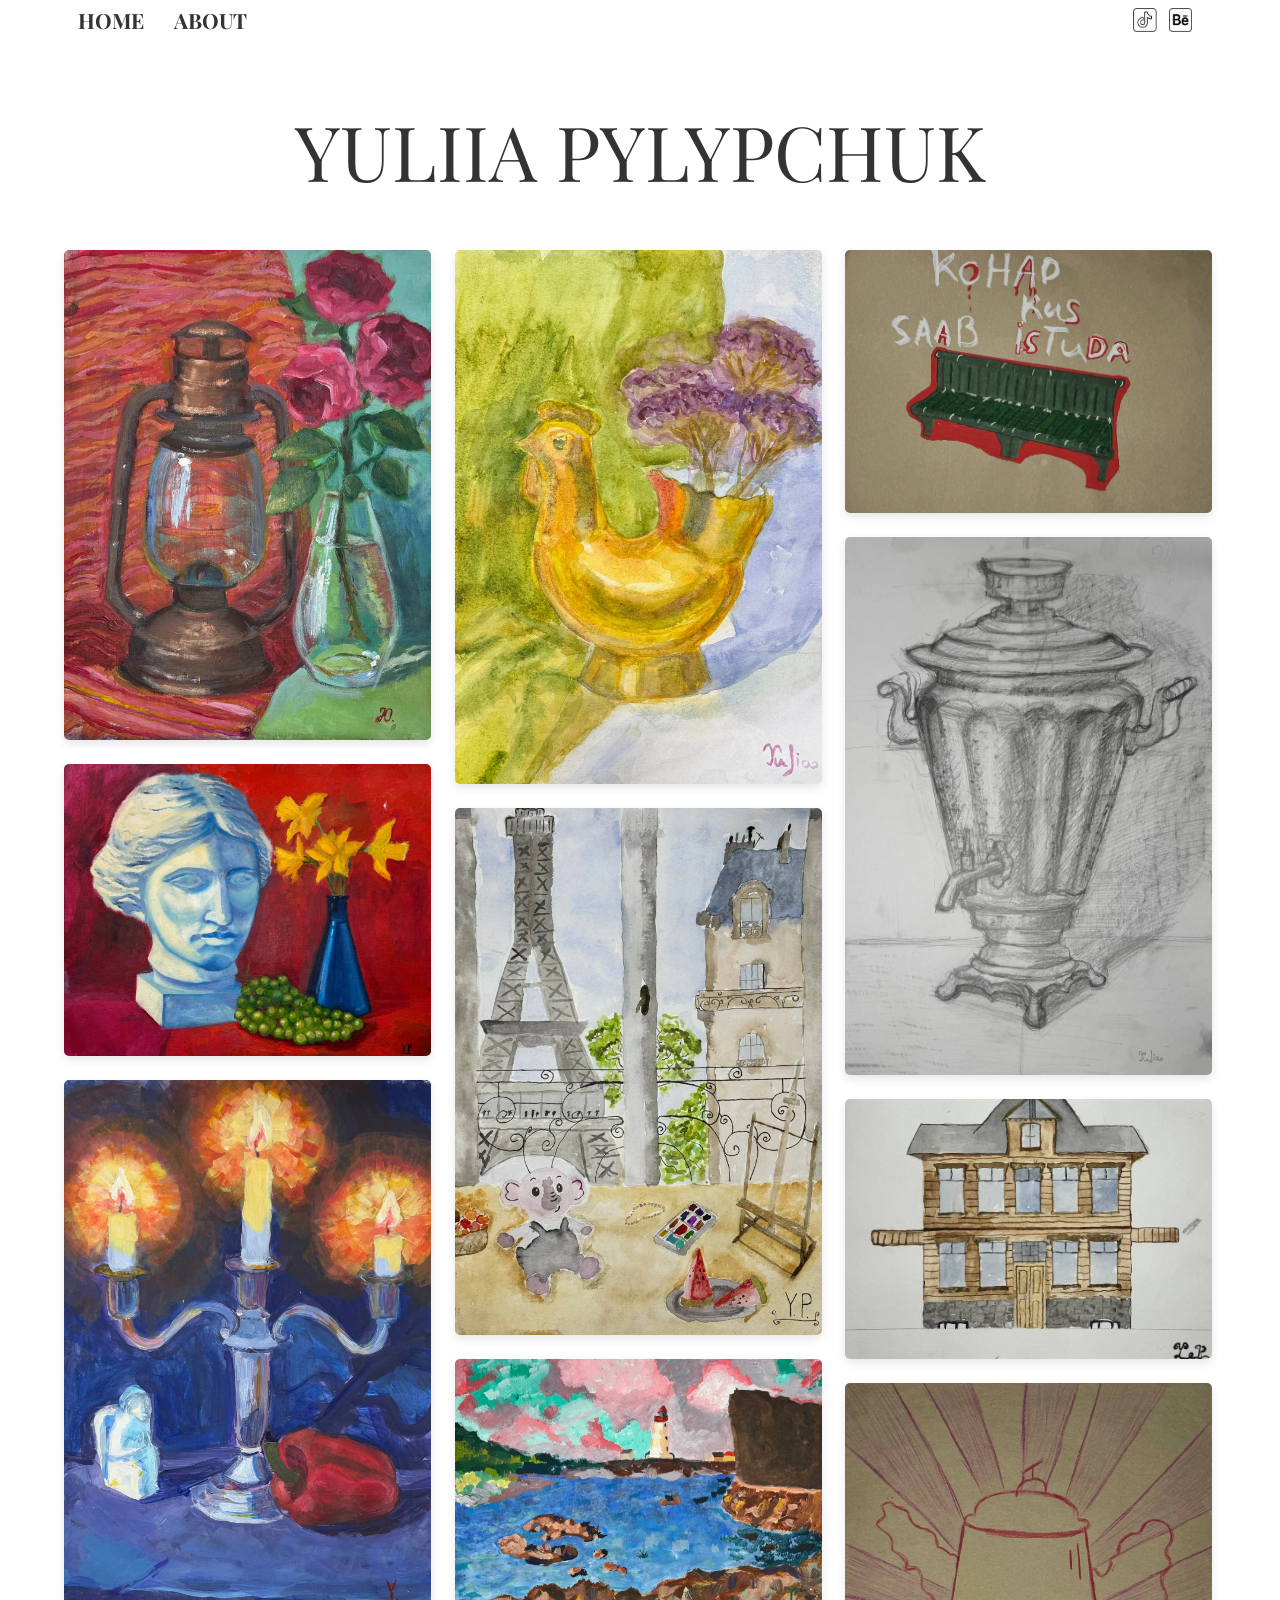
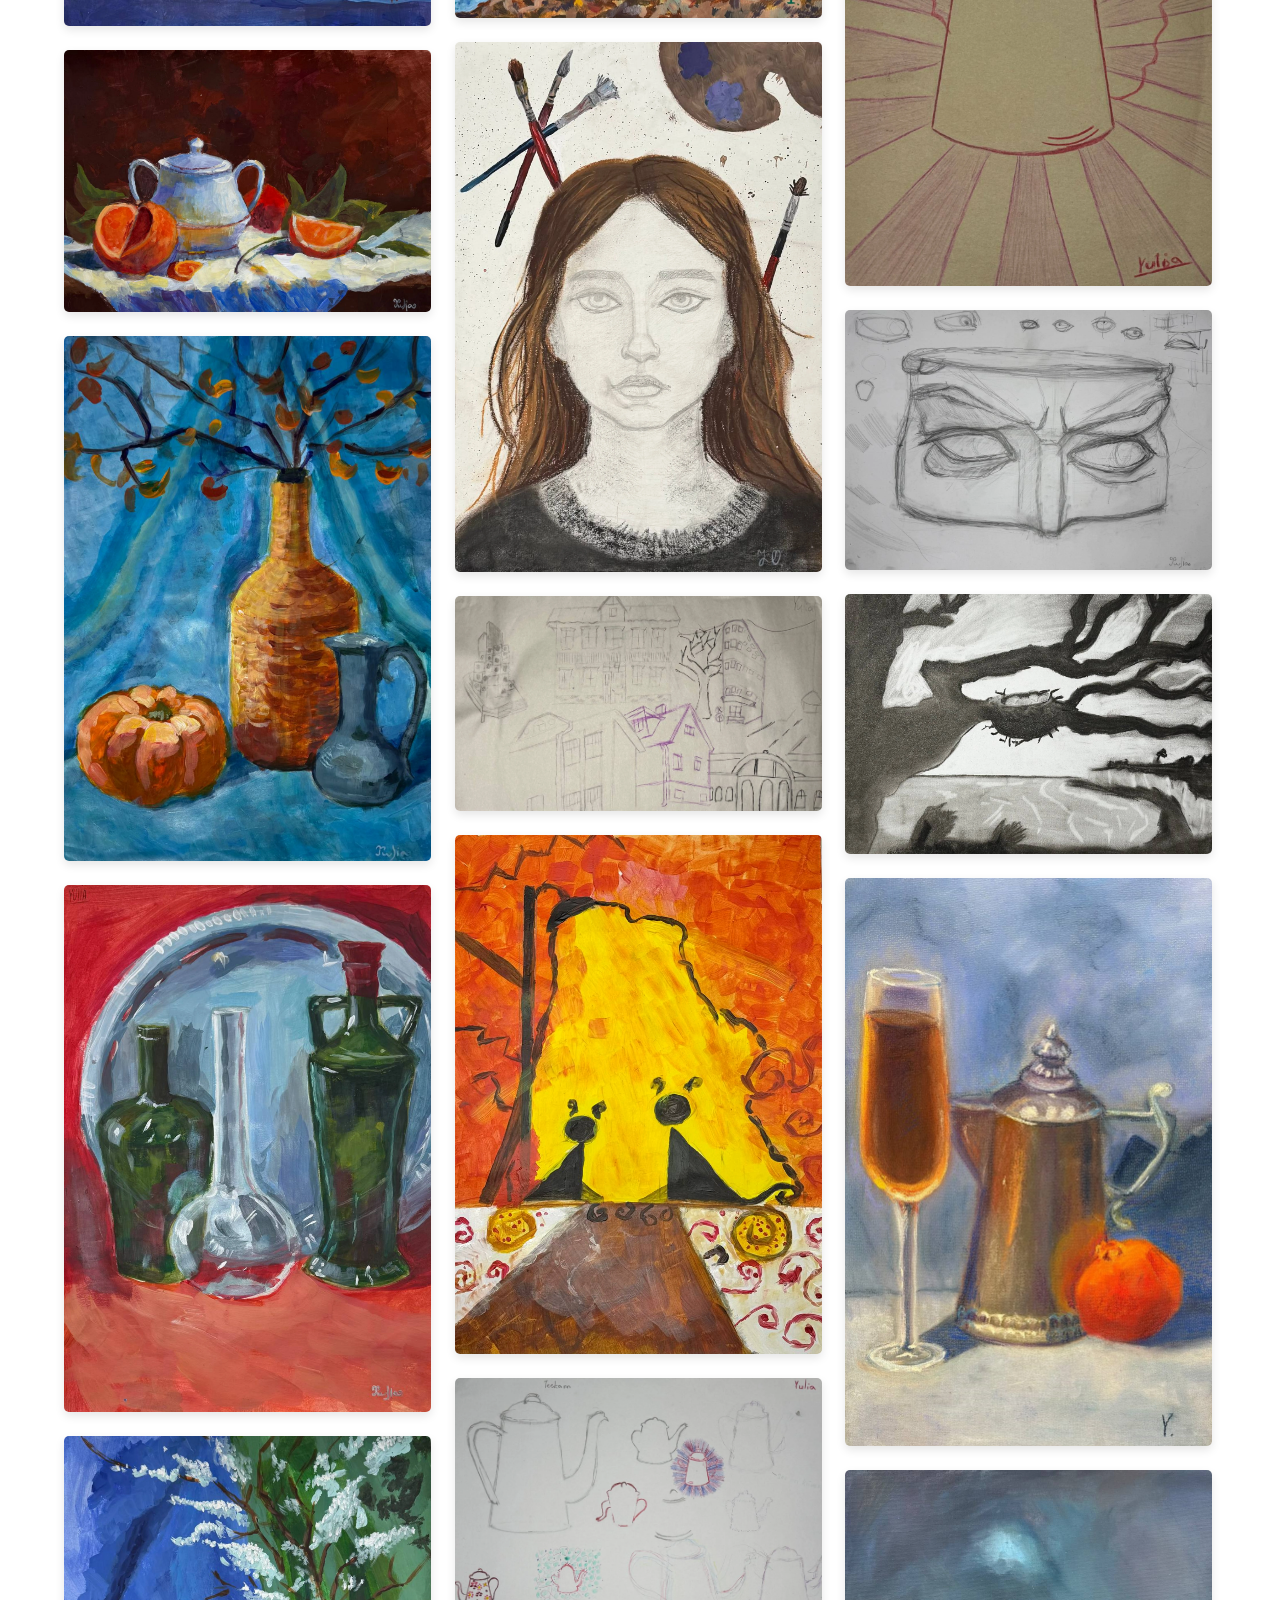
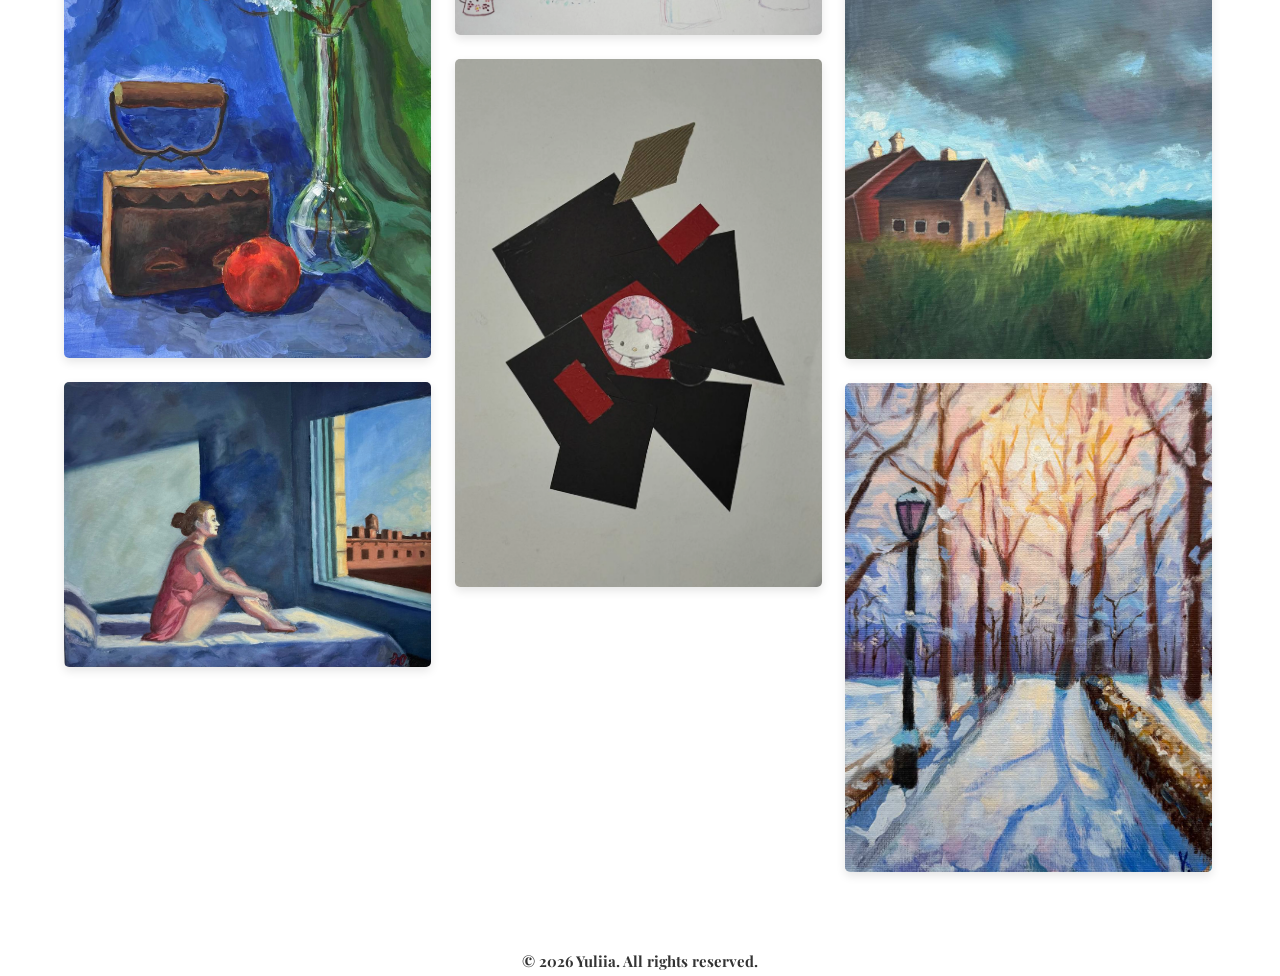
<file: index.html>
<!DOCTYPE html>
<html lang="en">
<head>
    <meta charset="UTF-8">
    <meta name="viewport" content="width=device-width, initial-scale=1.0">
    <title>Yuliia Pylypchuk</title>
    <link rel="website icon" type="png" href="./logo/images.png">

    <link rel="stylesheet" href="./css/style.css"> <!--Только для этого-->

    <link rel="stylesheet" href="./css/header.css">
    <link rel="stylesheet" href="./css/reset.css">
    <link rel="stylesheet" href="./css/footer.css">
    <link rel="stylesheet" href="./css/adaptive/adaptive.css">
</head>
<body>
    <div class="wrapper">
        <header class="header">
            <div class="header-container">
                <div class="links">
                    <ul class="list">
                        <li class="list_item">
                            <a href="#" class="link_style">
                                <h2>HOME</h2>
                            </a>
                        </li>
                        <li class="list_item">
                            <a href="./about.html" class="link_style">
                                <h2>ABOUT</h2>
                            </a>
                        </li>
                    </ul>
                </div>
                <div class="social">
                    <a href="https://www.tiktok.com/@ulia.arts" target="_blank" rel="noopener noreferrer">
                      <img class="social-icon" src="./logo/tik-tok.jpg" alt="TikTok">
                    </a>
                    <a href="https://www.behance.net/julia112" target="_blank" rel="noopener noreferrer">
                      <img class="social-icon" src="./logo/behance.jpg" alt="Behance">
                    </a>
                  </div>                  
            </div>
            
        </header>
        <main class="main" id="home">
            <div class="main_text">
                <p>YULIIA PYLYPCHUK</p>
            </div>

            <div class="gallery" id="work">
                <img class="pilt" src="./images/1.jpg" alt="Artwork 1" loading="lazy">
                <img src="./images/2.webp" alt="Artwork 2" loading="lazy">
                <img src="./images/3.webp" alt="Artwork 3" loading="lazy">
                <img src="./images/4.webp" alt="Artwork 4" loading="lazy">
                <img src="./images/5.webp" alt="Artwork 5" loading="lazy">
                <img src="./images/6.webp" alt="Artwork 6" loading="lazy">
                <img src="./images/7.webp" alt="Artwork 7" loading="lazy">
                <img src="./images/8.webp" alt="Artwork 8" loading="lazy">
                <img src="./images/9.webp" alt="Artwork 9" loading="lazy">
                <img src="./images/10.webp" alt="Artwork 10" loading="lazy">
                <img src="./images/11.webp" alt="Artwork 11" loading="lazy">
                <img src="./images/12.webp" alt="Artwork 12" loading="lazy">
                <img src="./images/13.webp" alt="Artwork 13" loading="lazy">
                <img src="./images/14.webp" alt="Artwork 14" loading="lazy">
                <img src="./images/15.webp" alt="Artwork 15" loading="lazy">
                <img src="./images/16.webp" alt="Artwork 16" loading="lazy">
                <img src="./images/17.webp" alt="Artwork 17" loading="lazy">
                <img src="./images/18.webp" alt="Artwork 18" loading="lazy">
                <img src="./images/19.webp" alt="Artwork 19" loading="lazy">
                <img src="./images/20.webp" alt="Artwork 20" loading="lazy">
                <img src="./images/21.webp" alt="Artwork 21" loading="lazy">
                <img src="./images/22.webp" alt="Artwork 22" loading="lazy">
                <img src="./images/23.jpg" alt="Artwork 23" loading="lazy">
                <img src="./images/24.jpg" alt="Artwork 24" loading="lazy">
                <img src="./images/25.jpg" alt="Artwork 25" loading="lazy">
            </div>
        </main>
        <footer class="footer">
            <h2>© 2026 Yuliia. All rights reserved.</h2>
        </footer> 
    </div>  
    <script src="./js/script.js"></script>
</body>
</html>
</file>
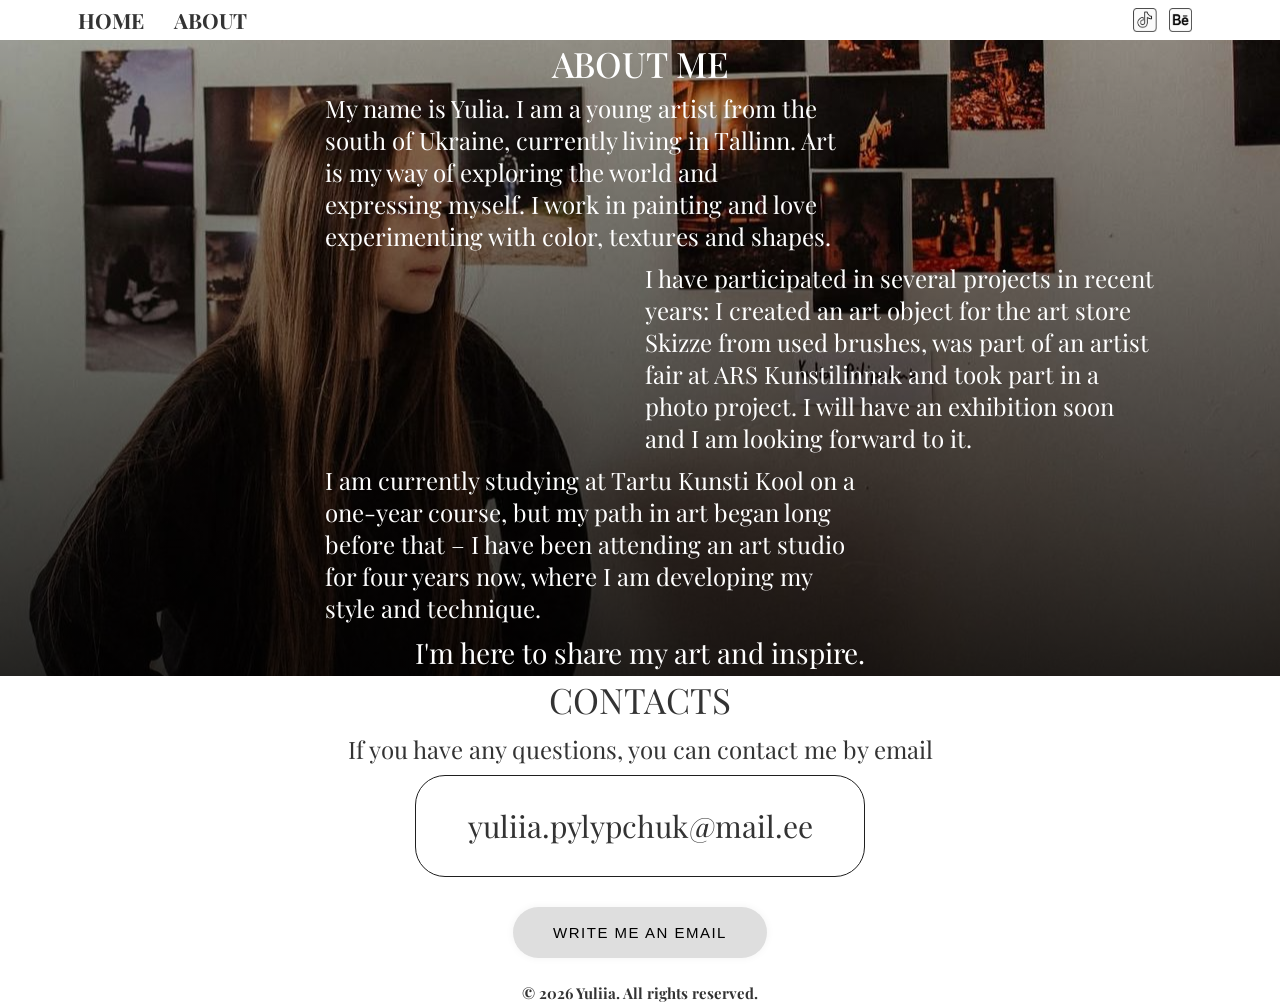
<file: about.html>
<!DOCTYPE html>
<html lang="en">
<head>
    <meta charset="UTF-8">
    <meta name="viewport" content="width=device-width, initial-scale=1.0">
    <title>about | yuliia</title>
    <link rel="stylesheet" href="./css/about.css">

    <link rel="stylesheet" href="./css/header.css">
    <link rel="stylesheet" href="./css/reset.css">
    <link rel="stylesheet" href="./css/footer.css">
    <link rel="stylesheet" href="./css/adaptive/adaptive.css">
</head>
<body>
    <div class="wrapper">
        <header class="header">
            <div class="header-container">
                <div class="links">
                    <ul class="list">
                        <li class="list_item">
                            <a href="./index.html" class="link_style">
                                <h2>HOME</h2>
                            </a>
                        </li>
                        <li class="list_item">
                            <a href="#" class="link_style">
                                <h2>ABOUT</h2>
                            </a>
                        </li>
                    </ul>
                </div>
                <div class="social">
                    <a href="https://www.tiktok.com/@ulia.arts" target="_blank" rel="noopener noreferrer">
                      <img class="social-icon" src="./logo/tik-tok.jpg" alt="TikTok">
                    </a>
                    <a href="https://www.behance.net/julia112" target="_blank" rel="noopener noreferrer">
                      <img class="social-icon" src="./logo/behance.jpg" alt="Behance">
                    </a>
                </div>                  
            </div> 
        </header>

        <div class="about" id="about">
            <h2 class="about_text">ABOUT ME</h2>
            <h3 class="about_text_one">My name is Yulia. I am a young artist from the<br>south of Ukraine, 
                currently living in Tallinn. Art<br>is my way of exploring the world and<br>expressing myself. 
                I work in painting and love<br>experimenting with color, textures and shapes.
            </h3>
    
            <h3 class="about_text_two">I have participated in several projects in recent<br>years: 
                I created an art object for the art store<br>Skizze from used brushes,
                 was part of an artist<br>fair at ARS Kunstilinnak and took part in a<br>photo project. 
                 I will have an exhibition soon<br>and I am looking forward to it.
            </h3>
    
            <h3 class="about_text_three">
                I am currently studying at Tartu Kunsti Kool on a<br>one-year course, but my path in art began long<br>before that – 
                I have been attending an art studio<br>for four years now, where I am developing my<br>style and technique.
            </h3>
    
            <h3 class="about_text_four">
                I'm here to share my art and inspire.
            </h3>
        </div>
    
        <div class="contact" id="contact">
            <h2 class="contact_text">CONTACTS</h2>
    
            <h3 class="contact_text_one">If you have any questions, you can contact me by email</h3>
            <h3 class="contact_email">yuliia.pylypchuk@mail.ee</h3>
            
            <div class="button-wrapper">
                <a href="https://mail.google.com/mail/?view=cm&fs=1&to=yuliia.pylypchuk@mail.ee&su=Question&body=Hello%2C%20Yuliia!" target="_blank">
                    <button>Write me an email</button>
                </a>
            </div>        
        </div>
        <footer class="footer">
            <h2>© 2026 Yuliia. All rights reserved.</h2>
        </footer> 
    </div>
</body>
</html>
</file>
<file: css/style.css>
.main_text  {
    margin: 100px auto 0;
    width: 795px;
    height: 100px;
    text-align: center;
    font-family: 'Playfair Display', serif;
    font-size: 76px;
    font-weight: 100;
}

.gallery {
  width: 90%;
  max-width: 1600px;
  margin: 50px auto;
  columns: 3 250px;
  column-gap: 20px;
  user-select: none;
}

.gallery img {
    width: 99%;
    max-width: 520px;
    margin-bottom: 20px;
    
    border-radius: 5px;
    box-shadow: 0 4px 10px rgba(0, 0, 0, 0.1);

    transition: transform 0.3s ease, opacity 0.3s ease;
}

.gallery img:hover {
    transform: scale(1.03);
    cursor: pointer;
}
</file>
<file: css/header.css>
.header {
    background-color: #FFF;
    z-index: 10;

    display: flex;
    align-items: center;
    position: fixed;
    top: 0;
    left: 0;

    width: 100%;
    height: 40px;

    padding: 0 15px;
}

.header-container{

    width: 90%;
    height: 100%;
    display: flex;
    align-items: center;
    justify-content: center;

    margin: 0 auto;
}

.links {
    flex: 1 1 auto;
    display: flex;
    justify-content: flex-start;
}

.list {
    display: flex;
    user-select: none;
    list-style: none;
    
    align-items: center;
}

.social {
    display: flex;
    align-items: center;
    justify-content: center;
    gap: 12px;
    padding: 0 10px;
    height: 100%;
}

.social-icon {
    width: 24px;
    height: 24px;
    object-fit: contain;
    display: block;
    transition: transform 0.2s ease;
}

.social-icon:hover {
    transform: scale(1.12);
}



.link_style {
    position: relative;
    text-decoration: none;
    color: #333;
    font-size: 14px;
    display: inline-block;
    padding: 5px 0;
}

.link_style::after {
    content: "";
    position: absolute;
    left: 0;
    bottom: -1px;
    width: 100%;
    height: 2px;
    background-color: black;
    transform: scaleX(0);
    transform-origin: left;
    transition: transform 0.3s ease-in-out, transform-origin 0s linear 0.3s;
}

.link_style:hover::after {
    transform: scaleX(1);
    transform-origin: right;
}

.link_style:not(:hover)::after {
    transform: scaleX(0);
    transform-origin: left;
}

.list_item:not(:last-child) {
    margin-right: 30px;
}
</file>
<file: css/footer.css>
.footer {   
    background-color: #FFF;
    padding: 5px 0;
    text-align: center;
    font-size: 10px;
    font-weight: 100;
    color: #333;
    user-select: none;
}

.mobile-social {
    display: none;
  }

.modal {
    position: fixed;
    top: 0;
    left: 0;
    width: 100%;
    height: 100%;
    background-color: rgba(0,0,0,0.8);
    display: flex;
    align-items: center;
    justify-content: center;
    z-index: 9999;
}
  
.modal-img {
    max-width: 90%;
    max-height: 90%;
    border-radius: 10px;
}
</file>
<file: css/adaptive/adaptive.css>
@media (max-width: 768px) {
    .header {
      height: 40px;
      justify-content: center;
      align-items: center;
      padding-top: 0;
      gap: 0;
    }

    .link_style {
      font-size: 12px;
    }
  
    .icon img {
      width: 22px;
      height: 22px;
    }
  
    .main_text {
      width: 90%;
      font-size: 32px;
    }
  
    .gallery {
      columns: 1 100%;
      column-gap: 2px;
      width: 95%;
      margin: 20px auto;
    }
  
    .about_text {
      font-size: 26px;
      padding: 10px;
    }
  
    .about_text_one,
    .about_text_two,
    .about_text_three {
      font-size: 18px;
      margin-left: 0;
      padding: 10px 15px;
    }
  
    .about_text_two {
      margin-left: 0;
    }
  
    .about_text_four {
      font-size: 20px;
      padding: 10px 15px;
    }
  
    .contact_text {
      font-size: 26px;
      padding: 10px;
    }
  
    .contact_text_one {
      font-size: 18px;
      padding: 20px 10px;
    }
  
    .contact_email {
      font-size: 18px;
      padding: 15px;
      width: 90%;
    }
  
    .button-wrapper button {
      padding: 12px 25px;
      font-size: 14px;
    }
  
    .footer {
      font-size: 10px;
    }
  }

@media (max-width: 350px)   {
    .mobile-social {
        display: none;
    }
}

@media (max-width: 425px)   {
    .about_text_one {
        font-size: 16px;
        padding: 10px;
    }
    
    .about_text_two {
        font-size: 16px;
        padding: 10px;
    }
    
    .about_text_three   {
        font-size: 16px;
        padding: 10px;
    }
}
</file>
<file: css/about.css>
.about  {
    margin-top: 40px;
    background-image: linear-gradient(to top, rgba(0, 0, 0, .8), rgba(0, 0, 0, .2)), url(../images/about_photo.jpg);
    background-repeat: no-repeat;
    background-size: cover;

    background-position: 50%;

    color: white;
}

.about_text {
    text-align: center;
    font-size: 35px;
    font-weight: 500;
    user-select: none;
}

.about_text_one {
    padding: 5px;
    font-size: 24px;
    font-weight: 100;
    margin-left: 25%;
}

.about_text_two {
    padding: 5px;
    font-size: 24px;
    font-weight: 100;
    margin-left: 50%;
}

.about_text_three   {
    padding: 5px;
    font-size: 24px;
    font-weight: 100;
    margin-left: 25%;
}

.about_text_four    {
    text-align: center;
    font-size: 28px;
    font-weight: 100;
    padding: 5px;
}

.contact_text   {
    text-align: center;
    font-size: 35px;
    font-weight: 100;
    user-select: none;
}

.contact_text_one   {
    text-align: center;
    font-size: 24px;
    font-weight: 100;
    padding: 10px;
}

.contact_email  {
    margin: 0 auto;
    border-radius: 30px;
    max-width: 450px;
    width: 100%;
    text-align: center;
    font-size: 30px;
    font-weight: 100;
    padding: 30px;
    border: 1px #1f1f1f solid;
}

.button-wrapper {
    display: flex;
    justify-content: center;
    align-items: center;
    margin-top: 30px;
    margin-bottom: 20px;
    user-select: none;
}
  
button {
    padding: 17px 40px;
    border-radius: 50px;
    cursor: pointer;
    border: 0;
    background-color: #DEDEDE;
    box-shadow: rgb(0 0 0 / 5%) 0 0 8px;
    letter-spacing: 1.5px;
    text-transform: uppercase;
    font-size: 15px;
    transition: all 0.5s ease;
    user-select: none;
}
  
button:hover {
    letter-spacing: 3px;
    background-color: hsl(261deg 80% 48%);
    color: hsl(0, 0%, 100%);
    box-shadow: rgb(93 24 220) 0px 7px 29px 0px;
}
  
button:active {
    letter-spacing: 3px;
    background-color: hsl(261deg 80% 48%);
    color: hsl(0, 0%, 100%);
    box-shadow: rgb(93 24 220) 0px 0px 0px 0px;
    transform: translateY(10px);
    transition: 100ms;
}
</file>
